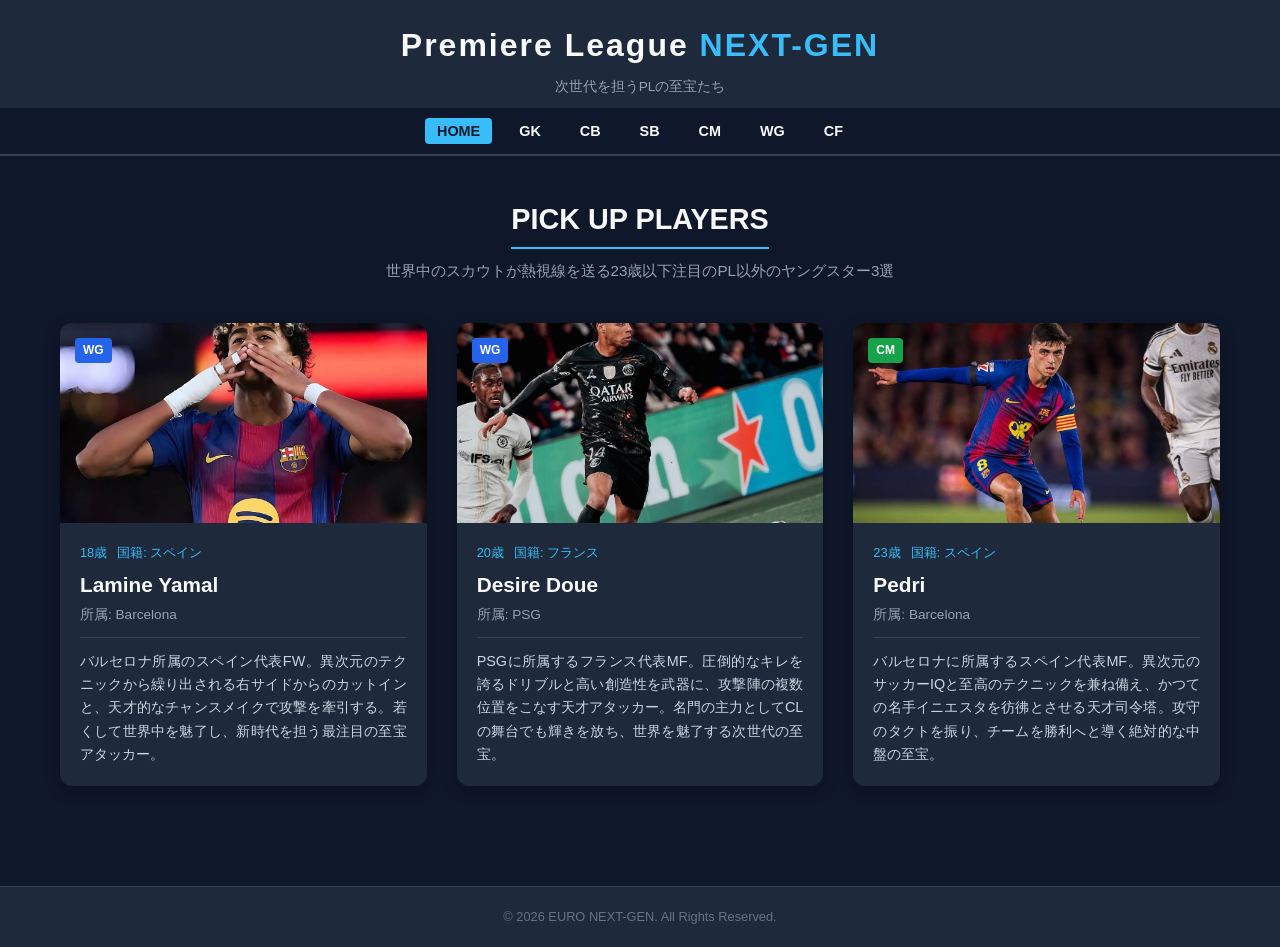
<file: index.html>
<!DOCTYPE html>
<html lang="ja">
<head>
    <meta charset="UTF-8">
    <meta name="viewport" content="width=device-width, initial-scale=1.0">
    <title>Premiere League NEXT-GEN | 注目若手選手紹介</title>
    <link rel="stylesheet" href="style.css">
</head>
<body>

    <header>
        <div class="header-container">
            <h1>Premiere League <span class="highlight">NEXT-GEN</span></h1>
            <p class="subtitle">次世代を担うPLの至宝たち</p>
        </div>
        <nav>
            <ul>
                <li><a href="index.html" class="active">HOME</a></li>
                <li><a href="gk.html">GK</a></li>
                <li><a href="cb.html">CB</a></li>
                <li><a href="sb.html">SB</a></li>
                <li><a href="cm.html">CM</a></li>
                <li><a href="wg.html">WG</a></li>
                <li><a href="cf.html">CF</a></li>
            </ul>
        </nav>
    </header>

    <main>
        <section class="page-title">
            <h2>PICK UP PLAYERS</h2>
            <p>世界中のスカウトが熱視線を送る23歳以下注目のPL以外のヤングスター3選</p>
        </section>

        <div class="player-grid">

            <article class="player-card">
                <div class="card-image">
                    <img src="img/IMG_2099.jpg" alt="選手名">
                    <span class="position-badge wg">WG</span>
                </div>
                <div class="card-content">
                    <div class="player-meta">
                        <span class="age">18歳</span>
                        <span class="nation">国籍: スペイン</span>
                    </div>
                    <h3 class="player-name">Lamine Yamal</h3>
                    <p class="club">所属: Barcelona</p>
                    <hr>
                    <p class="description">
                        バルセロナ所属のスペイン代表FW。異次元のテクニックから繰り出される右サイドからのカットインと、天才的なチャンスメイクで攻撃を牽引する。若くして世界中を魅了し、新時代を担う最注目の至宝アタッカー。
                </div>
            </article>

            <article class="player-card">
                <div class="card-image">
                    <img src="img/IMG_2100.jpg" alt="選手名">
                    <span class="position-badge wg">WG</span>
                </div>
                <div class="card-content">
                    <div class="player-meta">
                        <span class="age">20歳</span>
                        <span class="nation">国籍: フランス</span>
                    </div>
                    <h3 class="player-name">Desire Doue</h3>
                    <p class="club">所属: PSG</p>
                    <hr>
                    <p class="description">
                        PSGに所属するフランス代表MF。圧倒的なキレを誇るドリブルと高い創造性を武器に、攻撃陣の複数位置をこなす天才アタッカー。名門の主力としてCLの舞台でも輝きを放ち、世界を魅了する次世代の至宝。
                    </p>
                </div>
            </article>

            <article class="player-card">
                <div class="card-image">
                    <img src="img/IMG_2101.jpg" alt="選手名">
                    <span class="position-badge cm">CM</span>
                </div>
                <div class="card-content">
                    <div class="player-meta">
                        <span class="age">23歳</span>
                        <span class="nation">国籍: スペイン</span>
                    </div>
                    <h3 class="player-name">Pedri</h3>
                    <p class="club">所属: Barcelona</p>
                    <hr>
                    <p class="description">
                        バルセロナに所属するスペイン代表MF。異次元のサッカーIQと至高のテクニックを兼ね備え、かつての名手イニエスタを彷彿とさせる天才司令塔。攻守のタクトを振り、チームを勝利へと導く絶対的な中盤の至宝。
                    </p>
                </div>
            </article>

        </div>
    </main>

    <footer>
        <p>&copy; 2026 EURO NEXT-GEN. All Rights Reserved.</p>
    </footer>

</body>
</html>
</file>
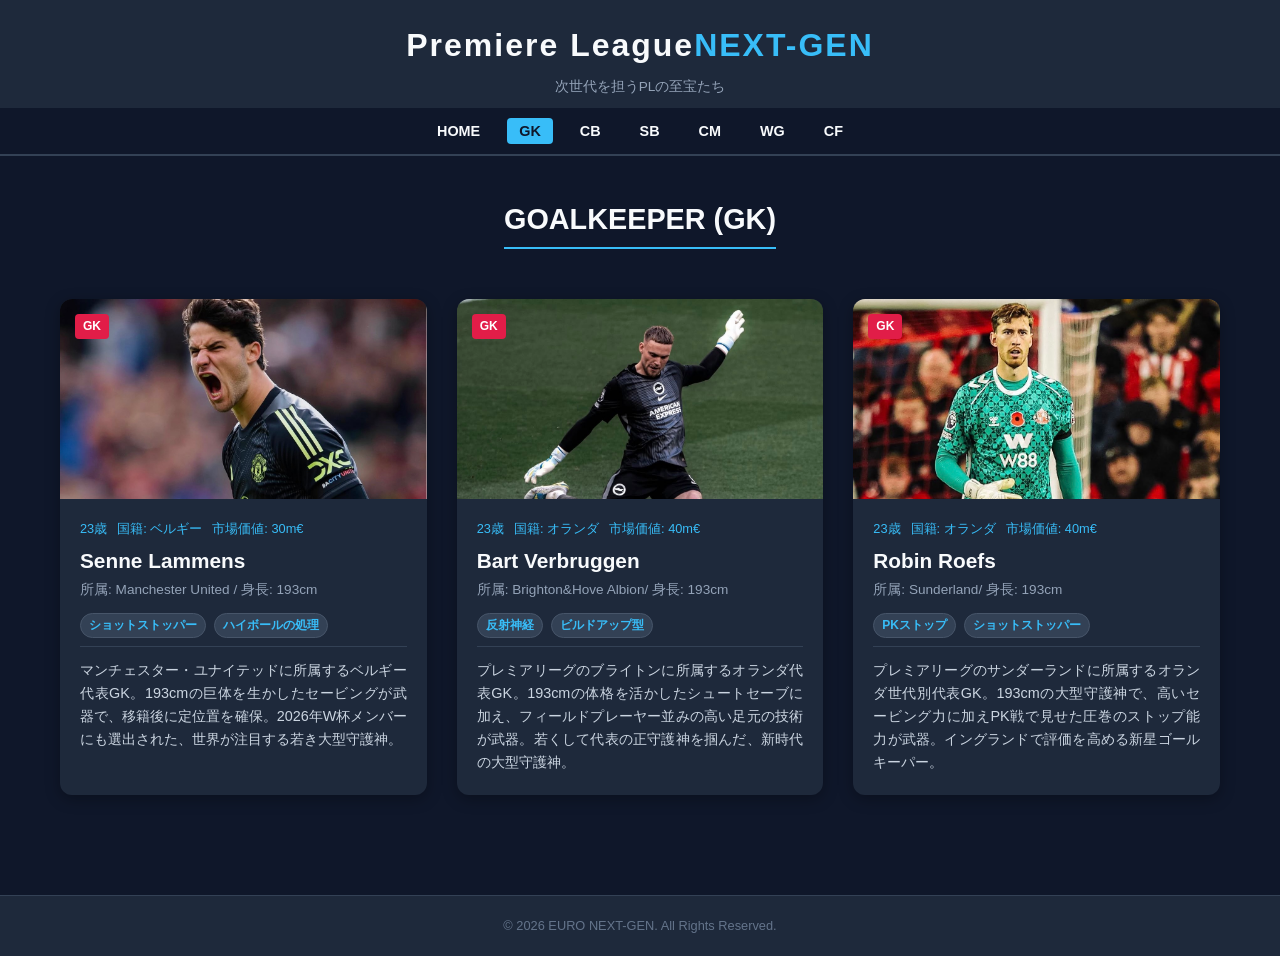
<file: GK.html>
<!DOCTYPE html>
<html lang="ja">
<head>
    <meta charset="UTF-8">
    <meta name="viewport" content="width=device-width, initial-scale=1.0">
    <title>GK - PL注目若手選手紹介 | EURO NEXT-GEN</title>
    <link rel="stylesheet" href="style.css">
</head>
<body>

    <header>
        <div class="header-container">
            <h1>Premiere League<span class="highlight">NEXT-GEN</span></h1>
            <p class="subtitle">次世代を担うPLの至宝たち</p>
        </div>
        <nav>
            <ul>
                <li><a href="index.html">HOME</a></li>
                <li><a href="gk.html" class="active">GK</a></li>
                <li><a href="cb.html">CB</a></li>
                <li><a href="sb.html">SB</a></li>
                <li><a href="cm.html">CM</a></li>
                <li><a href="wg.html">WG</a></li>
                <li><a href="cf.html">CF</a></li>
            </ul>
        </nav>
    </header>

    <main>
        <section class="page-title">
            <h2>GOALKEEPER (GK)</h2>

        </section>

        <div class="player-grid">

            <article class="player-card">
                <div class="card-image">
                    <img src="img/IMG_2102.jpg" alt="選手名">
                    <span class="position-badge gk">GK</span>
                </div>
                <div class="card-content">
                    <div class="player-meta">
                        <span class="age">23歳</span>
                        <span class="nation">国籍: ベルギー</span>
                        <span class="money">市場価値: 30m€</span>
                    </div>
                    <h3 class="player-name">Senne Lammens </h3>
                    <p class="club">所属:  Manchester United / 身長: 193cm</p>
                    
                    <div class="player-tags">
                        <span class="tag">ショットストッパー</span>
                        <span class="tag">ハイボールの処理</span>
                    </div>

                    <hr>
                    <p class="description">
                        マンチェスター・ユナイテッドに所属するベルギー代表GK。193cmの巨体を生かしたセービングが武器で、移籍後に定位置を確保。2026年W杯メンバーにも選出された、世界が注目する若き大型守護神。
                    </p>
                </div>
            </article>
            

            <article class="player-card">
                <div class="card-image">
                    <img src="img/IMG_2103.jpg" alt="選手名">
                    <span class="position-badge gk">GK</span>
                </div>
                <div class="card-content">
                    <div class="player-meta">
                        <span class="age">23歳</span>
                        <span class="nation">国籍: オランダ</span>
                        <span class="money">市場価値: 40m€</span>
                    </div>
                    <h3 class="player-name">Bart Verbruggen</h3>
                    <p class="club">所属: Brighton&Hove Albion/ 身長: 193cm</p>
                    
                    <div class="player-tags">
                        <span class="tag">反射神経</span>
                        <span class="tag">ビルドアップ型</span>
                    </div>

                    <hr>
                    <p class="description">
                        プレミアリーグのブライトンに所属するオランダ代表GK。193cmの体格を活かしたシュートセーブに加え、フィールドプレーヤー並みの高い足元の技術が武器。若くして代表の正守護神を掴んだ、新時代の大型守護神。
                    </p>
                </div>
            </article>

            <article class="player-card">
                <div class="card-image">
                    <img src="img/IMG_2104.jpg" alt="選手名">
                    <span class="position-badge gk">GK</span>
                </div>
                <div class="card-content">
                    <div class="player-meta">
                        <span class="age">23歳</span>
                        <span class="nation">国籍: オランダ</span>
                        <span class="money">市場価値: 40m€</span>
                    </div>
                    <h3 class="player-name">Robin Roefs</h3>
                    <p class="club">所属: Sunderland/ 身長: 193cm</p>
                    
                    <div class="player-tags">
                        <span class="tag">PKストップ</span>
                        <span class="tag">ショットストッパー</span>
                    </div>

                    <hr>
                    <p class="description">
                        プレミアリーグのサンダーランドに所属するオランダ世代別代表GK。193cmの大型守護神で、高いセービング力に加えPK戦で見せた圧巻のストップ能力が武器。イングランドで評価を高める新星ゴールキーパー。
                    </p>
                </div>
            </article>

        </div>
    </main>

    <footer>
        <p>&copy; 2026 EURO NEXT-GEN. All Rights Reserved.</p>
    </footer>

</body>
</html>
</file>
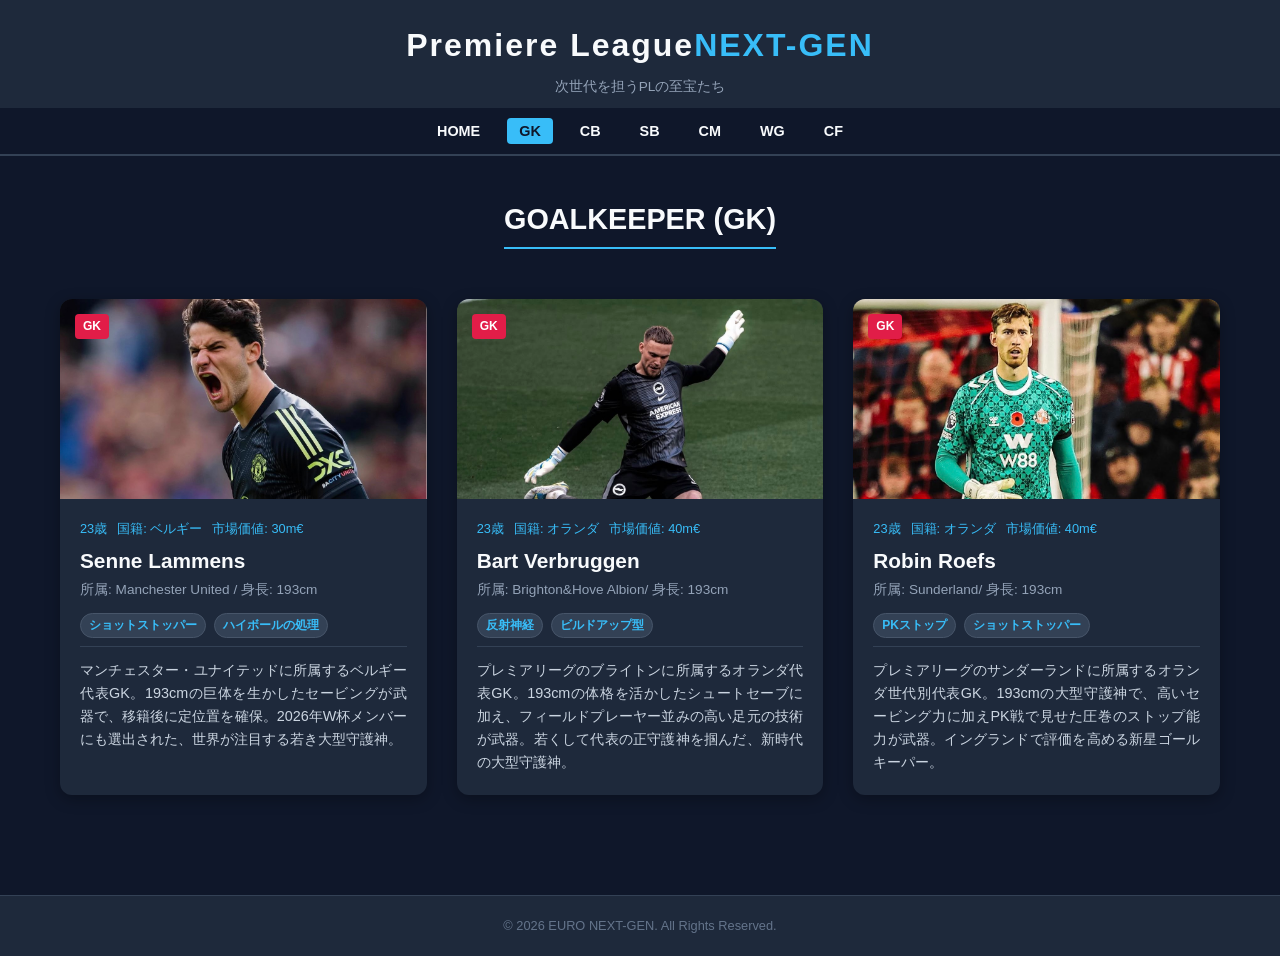
<file: gk.html>
<!DOCTYPE html>
<html lang="ja">
<head>
    <meta charset="UTF-8">
    <meta name="viewport" content="width=device-width, initial-scale=1.0">
    <title>GK - PL注目若手選手紹介 | EURO NEXT-GEN</title>
    <link rel="stylesheet" href="style.css">
</head>
<body>

    <header>
        <div class="header-container">
            <h1>Premiere League<span class="highlight">NEXT-GEN</span></h1>
            <p class="subtitle">次世代を担うPLの至宝たち</p>
        </div>
        <nav>
            <ul>
                <li><a href="index.html">HOME</a></li>
                <li><a href="gk.html" class="active">GK</a></li>
                <li><a href="cb.html">CB</a></li>
                <li><a href="sb.html">SB</a></li>
                <li><a href="cm.html">CM</a></li>
                <li><a href="wg.html">WG</a></li>
                <li><a href="cf.html">CF</a></li>
            </ul>
        </nav>
    </header>

    <main>
        <section class="page-title">
            <h2>GOALKEEPER (GK)</h2>

        </section>

        <div class="player-grid">

            <article class="player-card">
                <div class="card-image">
                    <img src="img/IMG_2102.jpg" alt="選手名">
                    <span class="position-badge gk">GK</span>
                </div>
                <div class="card-content">
                    <div class="player-meta">
                        <span class="age">23歳</span>
                        <span class="nation">国籍: ベルギー</span>
                        <span class="money">市場価値: 30m€</span>
                    </div>
                    <h3 class="player-name">Senne Lammens </h3>
                    <p class="club">所属:  Manchester United / 身長: 193cm</p>
                    
                    <div class="player-tags">
                        <span class="tag">ショットストッパー</span>
                        <span class="tag">ハイボールの処理</span>
                    </div>

                    <hr>
                    <p class="description">
                        マンチェスター・ユナイテッドに所属するベルギー代表GK。193cmの巨体を生かしたセービングが武器で、移籍後に定位置を確保。2026年W杯メンバーにも選出された、世界が注目する若き大型守護神。
                    </p>
                </div>
            </article>
            

            <article class="player-card">
                <div class="card-image">
                    <img src="img/IMG_2103.jpg" alt="選手名">
                    <span class="position-badge gk">GK</span>
                </div>
                <div class="card-content">
                    <div class="player-meta">
                        <span class="age">23歳</span>
                        <span class="nation">国籍: オランダ</span>
                        <span class="money">市場価値: 40m€</span>
                    </div>
                    <h3 class="player-name">Bart Verbruggen</h3>
                    <p class="club">所属: Brighton&Hove Albion/ 身長: 193cm</p>
                    
                    <div class="player-tags">
                        <span class="tag">反射神経</span>
                        <span class="tag">ビルドアップ型</span>
                    </div>

                    <hr>
                    <p class="description">
                        プレミアリーグのブライトンに所属するオランダ代表GK。193cmの体格を活かしたシュートセーブに加え、フィールドプレーヤー並みの高い足元の技術が武器。若くして代表の正守護神を掴んだ、新時代の大型守護神。
                    </p>
                </div>
            </article>

            <article class="player-card">
                <div class="card-image">
                    <img src="img/IMG_2104.jpg" alt="選手名">
                    <span class="position-badge gk">GK</span>
                </div>
                <div class="card-content">
                    <div class="player-meta">
                        <span class="age">23歳</span>
                        <span class="nation">国籍: オランダ</span>
                        <span class="money">市場価値: 40m€</span>
                    </div>
                    <h3 class="player-name">Robin Roefs</h3>
                    <p class="club">所属: Sunderland/ 身長: 193cm</p>
                    
                    <div class="player-tags">
                        <span class="tag">PKストップ</span>
                        <span class="tag">ショットストッパー</span>
                    </div>

                    <hr>
                    <p class="description">
                        プレミアリーグのサンダーランドに所属するオランダ世代別代表GK。193cmの大型守護神で、高いセービング力に加えPK戦で見せた圧巻のストップ能力が武器。イングランドで評価を高める新星ゴールキーパー。
                    </p>
                </div>
            </article>

        </div>
    </main>

    <footer>
        <p>&copy; 2026 EURO NEXT-GEN. All Rights Reserved.</p>
    </footer>

</body>
</html>
</file>
<file: style.css>
/* ==========================================
   全般的なリセット & 基本設定
   ========================================== */
* {
    margin: 0;
    padding: 0;
    box-sizing: border-box;
}

body {
    font-family: 'Helvetica Neue', Arial, sans-serif;
    background-color: #0f172a; /* 深みのあるダークネイビー */
    color: #f8fafc;
    line-height: 1.6;
}

a {
    text-decoration: none;
    color: inherit;
}

/* ==========================================
   ヘッダー & ナビゲーション
   ========================================== */
header {
    background-color: #1e293b;
    border-bottom: 2px solid #334155;
    position: sticky;
    top: 0;
    z-index: 100;
}

.header-container {
    text-align: center;
    padding: 20px 20px 10px;
}

header h1 {
    font-size: 2rem;
    font-weight: 800;
    letter-spacing: 2px;
}

header h1 .highlight {
    color: #38bdf8; /* アクセントカラーのライトブルー */
}

.subtitle {
    font-size: 0.85rem;
    color: #94a3b8;
    margin-top: 5px;
}

nav {
    background-color: #0f172a;
    padding: 10px 0;
}

nav ul {
    display: flex;
    justify-content: center;
    list-style: none;
    flex-wrap: wrap;
    gap: 15px;
}

nav a {
    font-weight: bold;
    font-size: 0.9rem;
    padding: 5px 12px;
    border-radius: 4px;
    transition: all 0.3s ease;
}

nav a:hover, nav a.active {
    background-color: #38bdf8;
    color: #0f172a;
}

/* ==========================================
   メインコンテンツ
   ========================================== */
main {
    max-width: 1200px;
    margin: 0 auto;
    padding: 40px 20px;
}

.page-title {
    text-align: center;
    margin-bottom: 40px;
}

.page-title h2 {
    font-size: 1.8rem;
    border-bottom: 2px solid #38bdf8;
    display: inline-block;
    padding-bottom: 5px;
    margin-bottom: 10px;
}

.page-title p {
    color: #94a3b8;
    font-size: 0.95rem;
}

/* ==========================================
   選手カード（グリッドレイアウト）
   ========================================== */
.player-grid {
    display: grid;
    grid-template-columns: repeat(auto-fill, minmax(300px, 1fr));
    gap: 30px;
}

.player-card {
    background-color: #1e293b;
    border-radius: 12px;
    overflow: hidden;
    box-shadow: 0 4px 15px rgba(0, 0, 0, 0.3);
    transition: transform 0.3s ease, box-shadow 0.3s ease;
}

/* カードをホバーした時のアニメーション */
.player-card:hover {
    transform: translateY(-5px);
    box-shadow: 0 8px 25px rgba(56, 189, 248, 0.2);
}

.card-image {
    position: relative;
    width: 100%;
    height: 200px;
    background-color: #334155;
}

.card-image img {
    width: 100%;
    height: 100%;
    object-fit: cover;
}

/* ポジションバッジ */
.position-badge {
    position: absolute;
    top: 15px;
    left: 15px;
    font-size: 0.75rem;
    font-weight: bold;
    padding: 3px 8px;
    border-radius: 4px;
    color: #fff;
}

/* ポジションごとの色分け（お好みで調整してください） */
.position-badge.gk { background-color: #e11d48; }
.position-badge.cb { background-color: #ea580c; }
.position-badge.sb { background-color: #ca8a04; }
.position-badge.cm { background-color: #16a34a; }
.position-badge.wg { background-color: #2563eb; }
.position-badge.cf { background-color: #9333ea; }

.card-content {
    padding: 20px;
}

.player-meta {
    display: flex;
    gap: 10px;
    font-size: 0.8rem;
    color: #38bdf8;
    margin-bottom: 5px;
}

.player-name {
    font-size: 1.3rem;
    font-weight: bold;
    margin-bottom: 2px;
}

.club {
    font-size: 0.85rem;
    color: #94a3b8;
    margin-bottom: 12px;
}

.card-content hr {
    border: 0;
    height: 1px;
    background-color: #334155;
    margin-bottom: 12px;
}

.description {
    font-size: 0.9rem;
    color: #cbd5e1;
    text-align: justify;
}

/* ==========================================
   フッター
   ========================================== */
footer {
    text-align: center;
    padding: 20px;
    background-color: #1e293b;
    color: #64748b;
    font-size: 0.8rem;
    margin-top: 60px;
    border-top: 1px solid #334155;
}

/* ==========================================
   GK等のページで使う特徴タグ（追加用）
   ========================================== */
.player-tags {
    display: flex;
    gap: 8px;
    margin: 8px 0;
    flex-wrap: wrap;
}

.player-tags .tag {
    background-color: #334155;
    color: #38bdf8;
    font-size: 0.75rem;
    padding: 2px 8px;
    border-radius: 20px;
    border: 1px solid #475569;
    font-weight: bold;
}

/* ==========================================
   五角形グラフ用のコンテナ
   ========================================== */
.chart-container {
    position: relative;
    width: 100%;
    height: 180px; /* グラフの高さ */
    margin: 15px 0;
    background-color: #151f32; /* グラフの背景を少し暗くして目立たせる */
    border-radius: 8px;
    padding: 10px;
}
</file>
